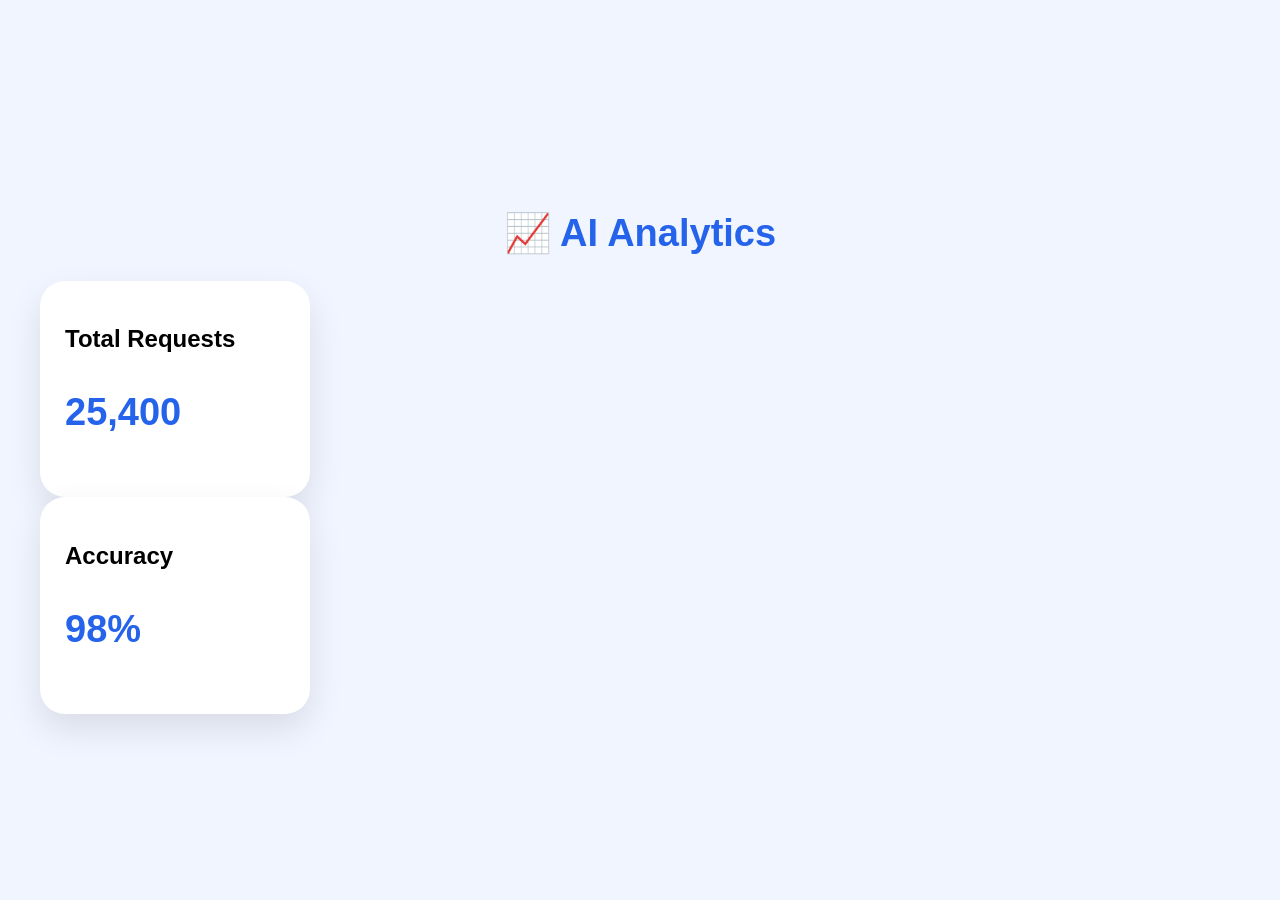
<file: analytics.html>
<!DOCTYPE html>
<html>

<head>

<title>Analytics</title>

<link rel="stylesheet" href="style.css">

</head>


<body>


<div class="main">


<h1>📈 AI Analytics</h1>


<div class="card">

<h2>Total Requests</h2>

<p>25,400</p>

</div>


<div class="card">

<h2>Accuracy</h2>

<p>98%</p>

</div>


</div>


</body>

</html>
</file>
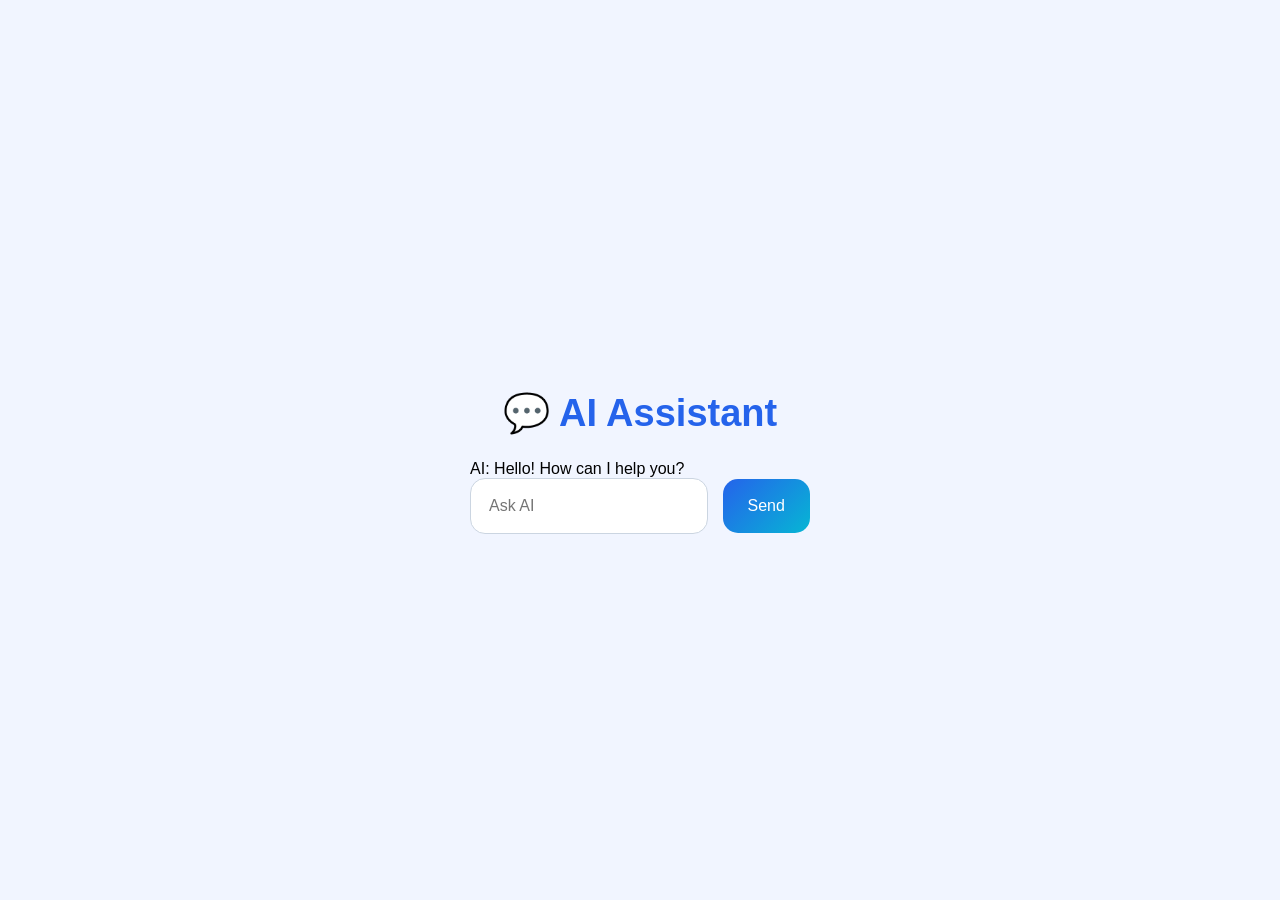
<file: chat.html>
<!DOCTYPE html>

<html>

<head>

<title>AI Chat</title>

<link rel="stylesheet" href="style.css">

</head>


<body>


<div class="chat">


<h1>💬 AI Assistant</h1>


<div id="response" class="message">

AI: Hello! How can I help you?

</div>



<input id="question" placeholder="Ask AI">



<button onclick="askAI()">

Send

</button>


</div>



<script>


function askAI(){


let question = document.getElementById("question").value;


let responseBox = document.getElementById("response");



responseBox.innerHTML = "🤖 AI is thinking...";



setTimeout(()=>{


let answer = "";



question = question.toLowerCase();



if(question.includes("hello") || question.includes("hi")){


answer = "Hello! 👋 I am your AI assistant. How can I help you?";


}


else if(question.includes("ai")){


answer = "AI helps computers learn and make smart decisions.";


}


else if(question.includes("dashboard")){


answer = "This AI Dashboard monitors analytics and AI performance.";


}


else{


answer = "I am learning 🤖 Try asking about AI, dashboard, HTML, CSS, or JavaScript.";


}



responseBox.innerHTML = answer;



},1500);



}


</script>



</body>

</html>
</file>
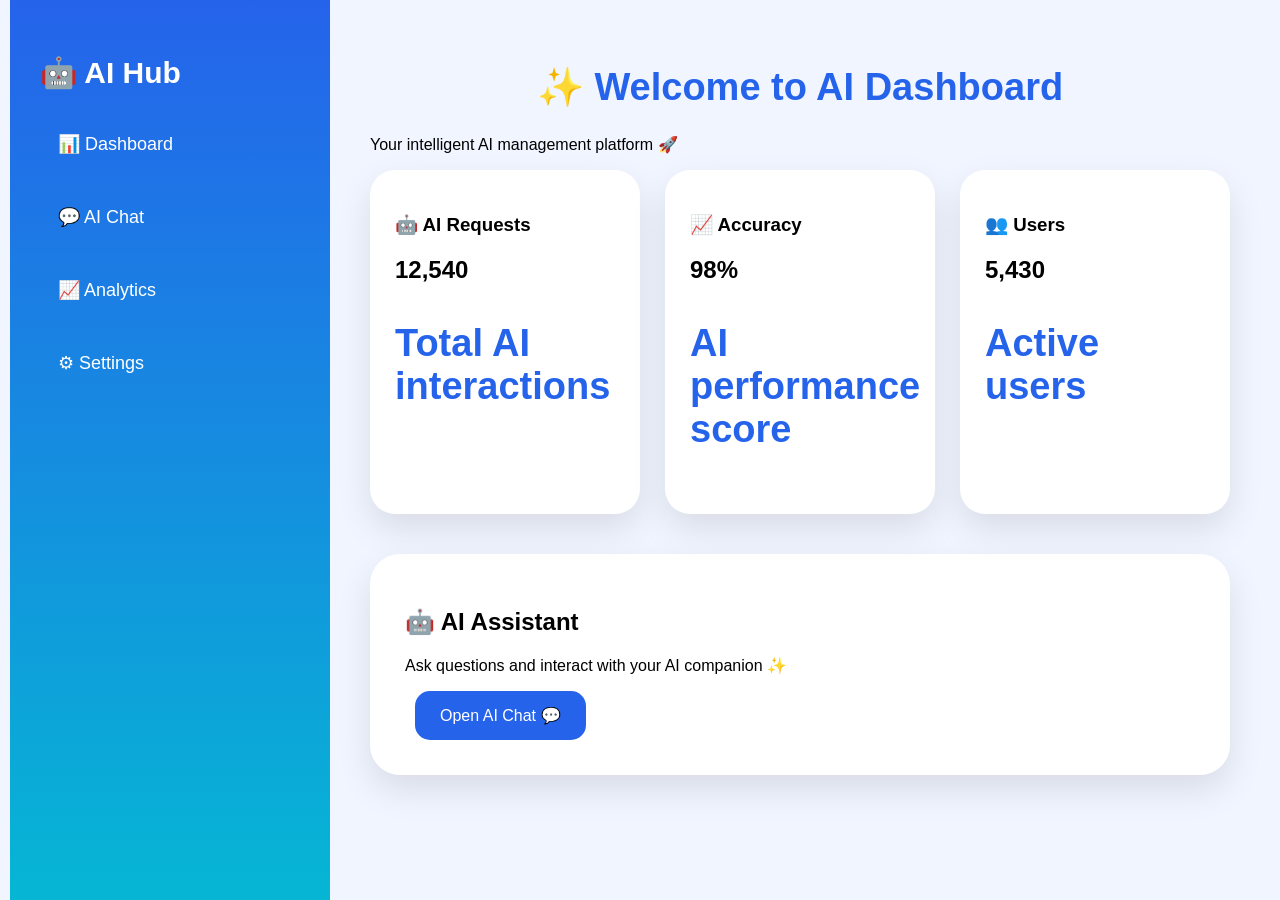
<file: dasboard.html>
<!DOCTYPE html>

<html>

<head>

<title>AI Dashboard</title>

<link rel="stylesheet" href="style.css">

</head>


<body>


<div class="dashboard">



<!-- Sidebar -->

<div class="sidebar">


<h2>🤖 AI Hub</h2>


<a href="index.html">
📊 Dashboard
</a>


<a href="chat.html">
💬 AI Chat
</a>


<a href="analytics.html">
📈 Analytics
</a>


<a href="settings.html">
⚙ Settings
</a>



</div>





<!-- Main Content -->


<div class="main">



<h1>
✨ Welcome to AI Dashboard
</h1>


<p>
Your intelligent AI management platform 🚀
</p>





<div class="cards">



<div class="card">

<h3>
🤖 AI Requests
</h3>

<h2>
12,540
</h2>

<p>
Total AI interactions
</p>

</div>





<div class="card">

<h3>
📈 Accuracy
</h3>

<h2>
98%
</h2>

<p>
AI performance score
</p>

</div>





<div class="card">

<h3>
👥 Users
</h3>

<h2>
5,430
</h2>

<p>
Active users
</p>

</div>



</div>






<!-- AI Assistant Box -->


<div class="ai-box">


<h2>
🤖 AI Assistant
</h2>


<p>
Ask questions and interact with your AI companion ✨
</p>



<a href="chat.html">

<button>
Open AI Chat 💬
</button>

</a>



</div>







</div>



</div>



</body>


</html>
</file>
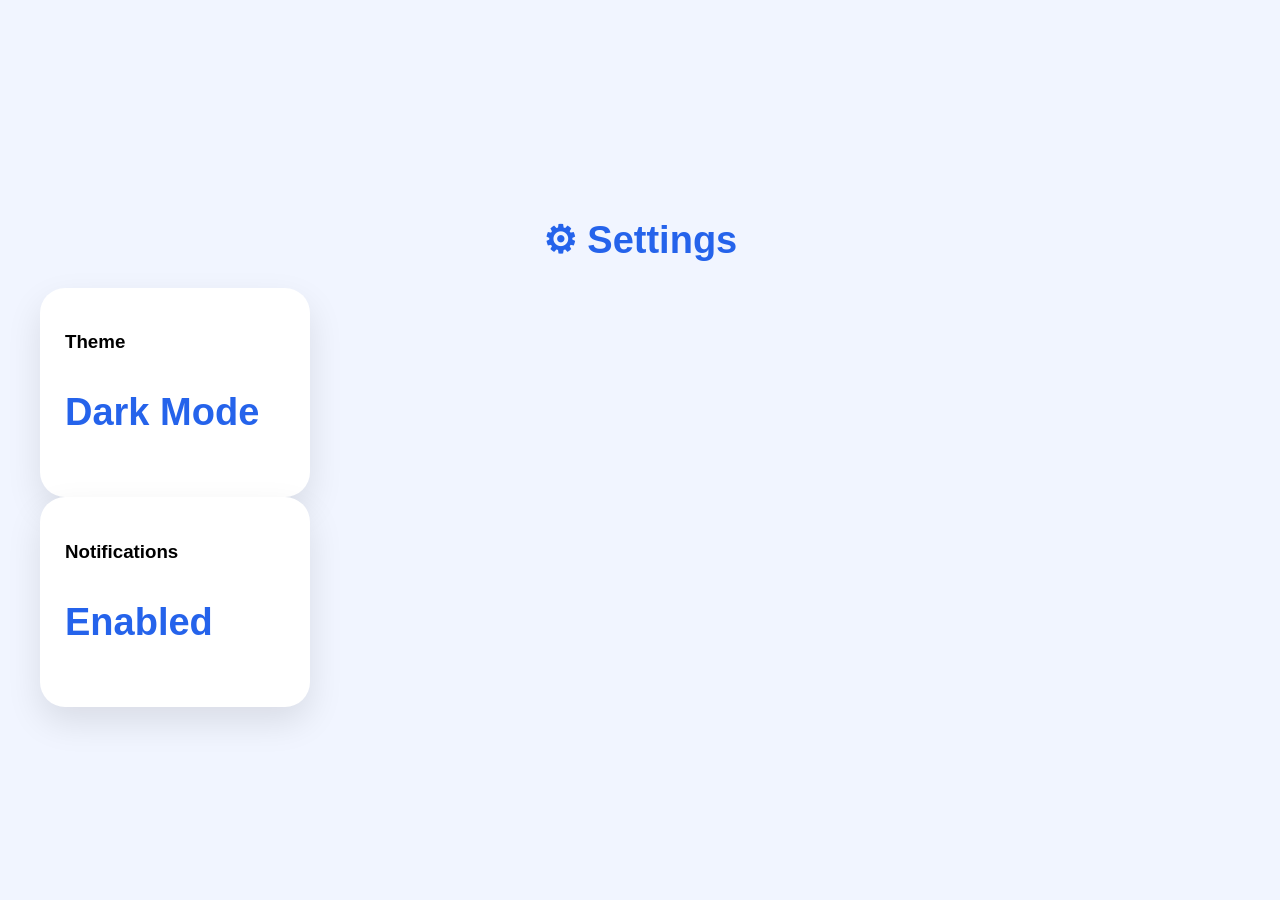
<file: settings.html>
<!DOCTYPE html>

<html>

<head>

<title>Settings</title>

<link rel="stylesheet" href="style.css">

</head>


<body>


<div class="main">


<h1>⚙ Settings</h1>


<div class="card">

<h3>Theme</h3>

<p>Dark Mode</p>

</div>


<div class="card">

<h3>Notifications</h3>

<p>Enabled</p>

</div>


</div>


</body>

</html>
</file>
<file: style.css>
body{

margin:0;

height:100vh;

font-family:'Segoe UI',sans-serif;

background:linear-gradient(135deg,#e0f2fe,#ffffff);

display:flex;

justify-content:center;

align-items:center;

}



.chat-box{


width:650px;

height:600px;

background:white;

border-radius:30px;

padding:35px;


box-shadow:0 20px 50px rgba(0,0,0,0.15);


}



h1{


text-align:center;

color:#2563eb;

font-size:38px;


}



.subtitle{


text-align:center;

color:#64748b;

}



.message-area{


height:350px;

overflow-y:auto;

padding:20px;

background:#f8fafc;

border-radius:20px;

margin-top:20px;


}



.ai-message{


background:#dbeafe;

padding:15px;

border-radius:18px;

margin:15px 0;

}



.user-message{


background:#2563eb;

color:white;

padding:15px;

border-radius:18px;

margin:15px 0;

text-align:right;


}



.input-area{


display:flex;

margin-top:20px;


}



input{


flex:1;

padding:18px;

border-radius:15px;

border:1px solid #cbd5e1;

font-size:16px;


}



button{


margin-left:10px;

padding:18px 25px;

border:none;

border-radius:15px;

background:linear-gradient(135deg,#2563eb,#06b6d4);

color:white;

font-size:16px;

cursor:pointer;


}


button:hover{


transform:scale(1.05);


}body{

margin:0;

font-family:'Segoe UI',sans-serif;

background:#f1f5ff;

}



.dashboard{

display:flex;

height:100vh;

}



/* Sidebar */

.sidebar{

width:260px;

background:linear-gradient(180deg,#2563eb,#06b6d4);

padding:30px;

color:white;

}


.sidebar h2{

font-size:30px;

}



.sidebar a{

display:block;

color:white;

text-decoration:none;

padding:18px;

margin:15px 0;

border-radius:15px;

font-size:18px;

transition:.3s;


}


.sidebar a:hover{

background:rgba(255,255,255,.25);

transform:translateX(10px);

}



/* Main */

.main{

padding:40px;

flex:1;

}



.main h1{

font-size:38px;

}



/* Cards */


.cards{

display:flex;

gap:25px;

}



.card{

background:white;

width:220px;

padding:25px;

border-radius:25px;

box-shadow:0 15px 35px rgba(0,0,0,.1);

transition:.3s;


}


.card:hover{

transform:translateY(-10px);

}



.card p{

font-size:38px;

color:#2563eb;

font-weight:bold;

}



/* AI box */


.ai-box{

margin-top:40px;

background:white;

padding:35px;

border-radius:30px;

box-shadow:0 15px 35px rgba(0,0,0,.1);


}


.ai-box button{

background:#2563eb;

color:white;

border:none;

padding:15px 25px;

border-radius:15px;

font-size:16px;


}
</file>
